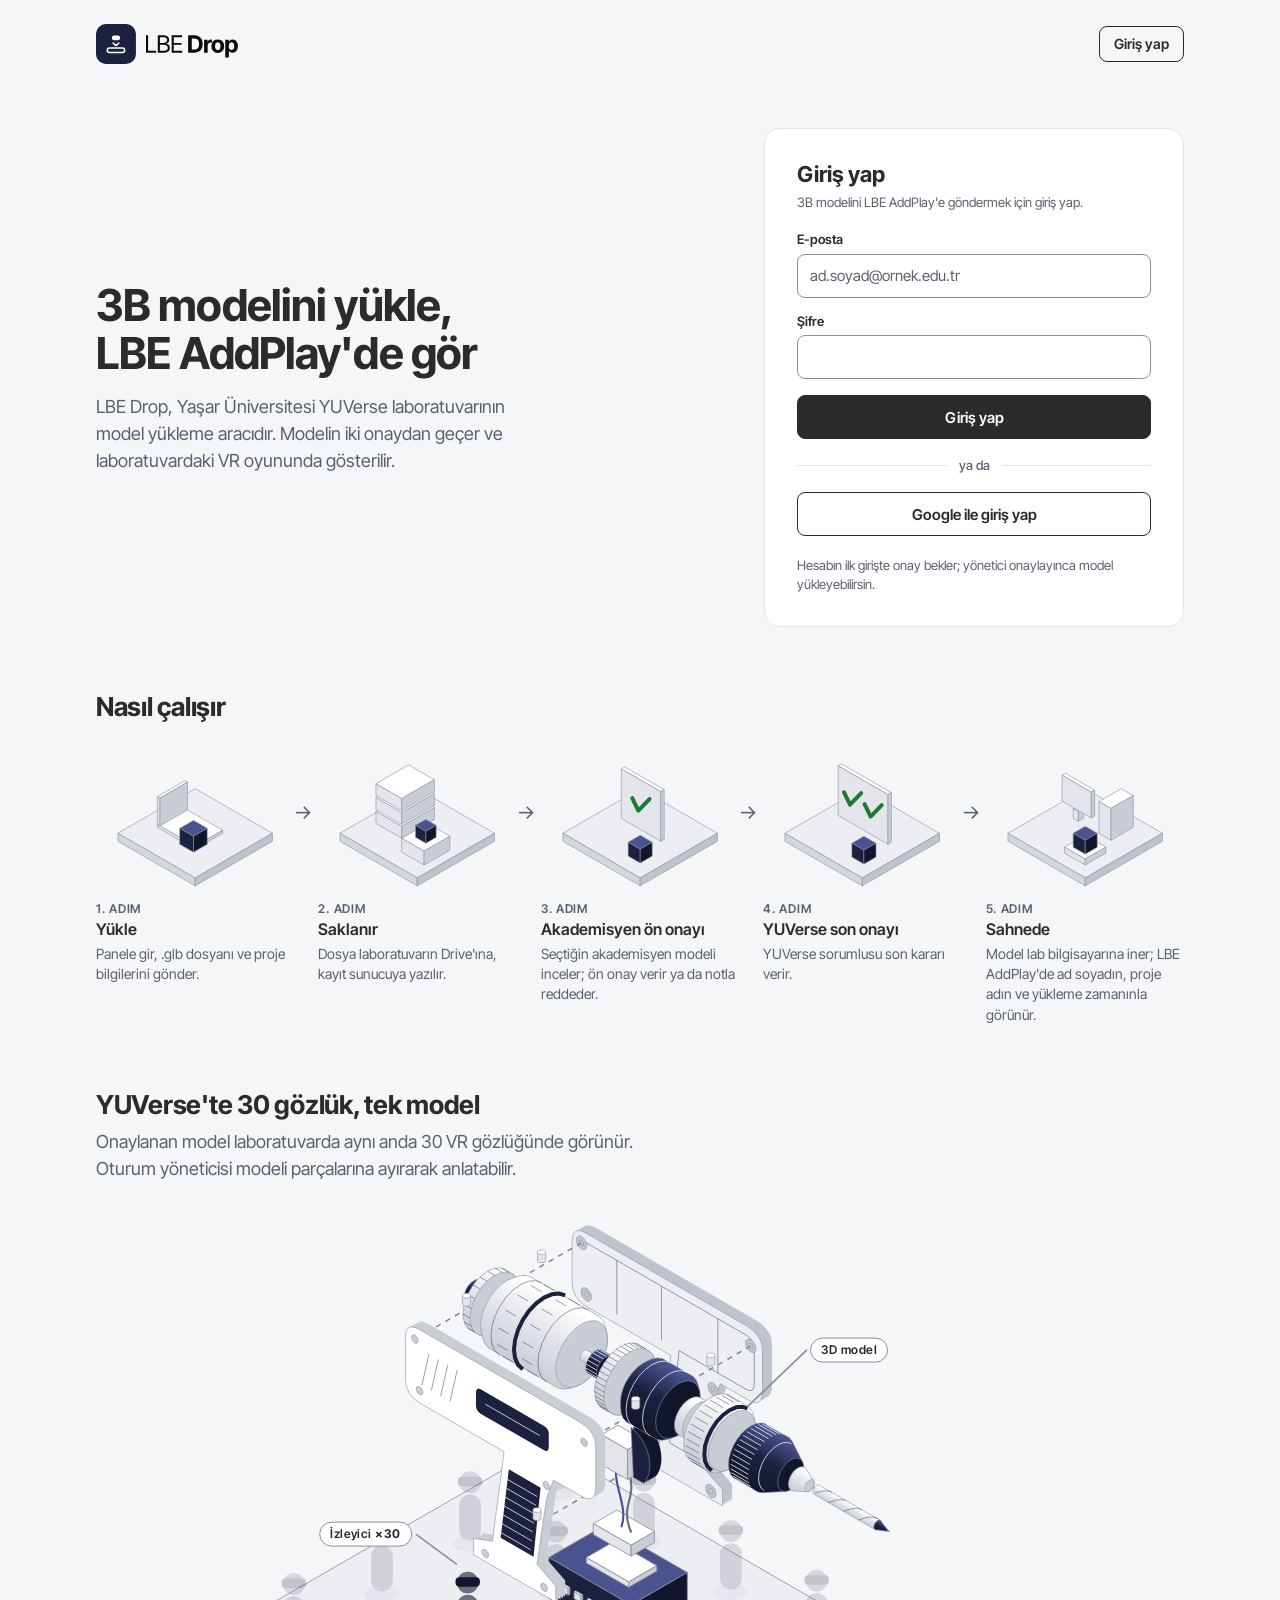
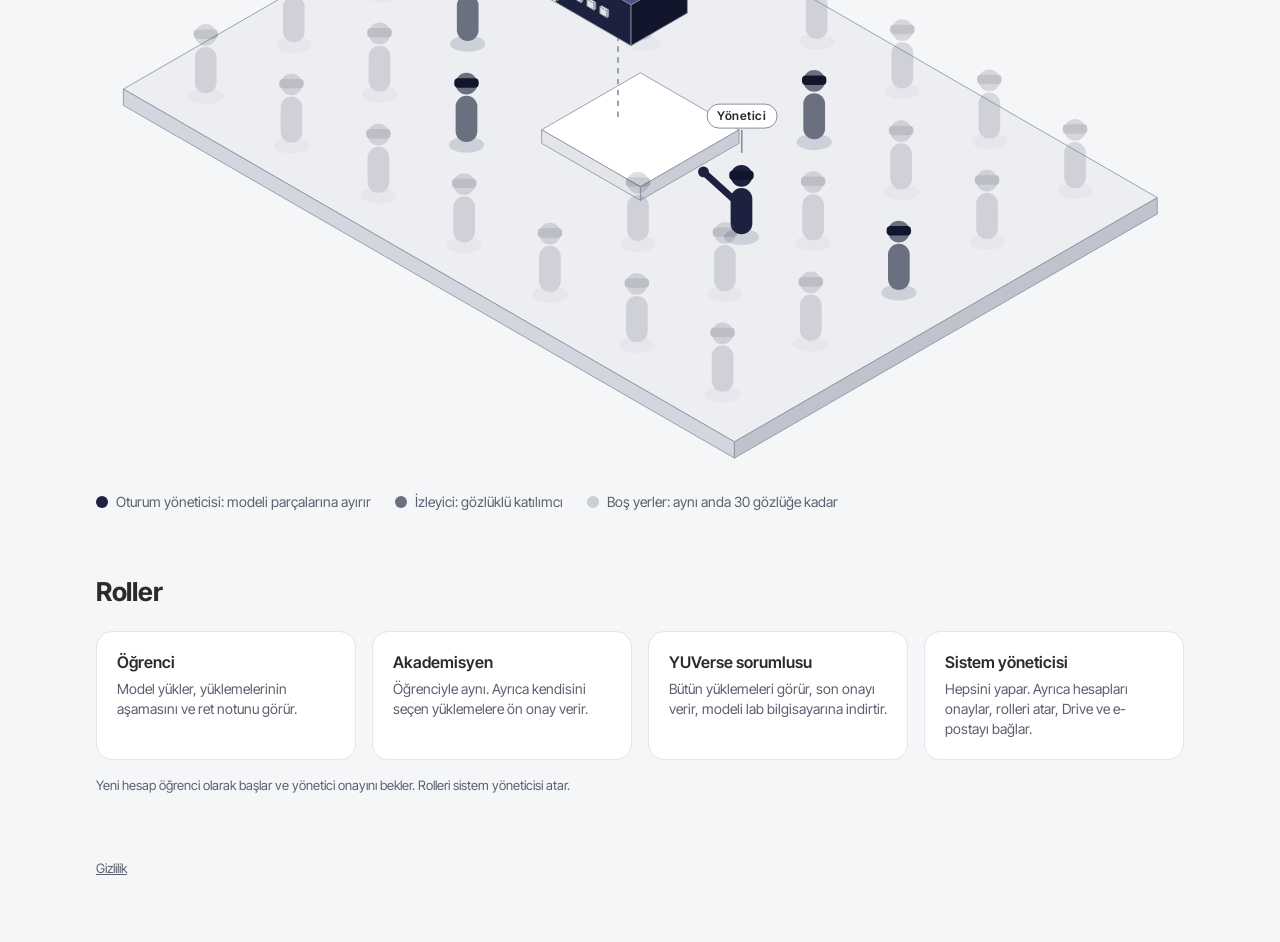
<file: index.html>
<!doctype html>
<html lang="tr">
<head>
<meta charset="utf-8">
<meta name="viewport" content="width=device-width, initial-scale=1">
<meta name="referrer" content="no-referrer">
<title>LBE Drop</title>
<link rel="icon" href="marka/favicon.svg" type="image/svg+xml">
<link rel="alternate icon" href="marka/favicon.ico">
<link rel="apple-touch-icon" href="marka/apple-touch-icon.png">
<link rel="stylesheet" href="marka/tokens/tokens.css">
<link rel="stylesheet" href="marka/tokens/bilesenler.css">
<link rel="stylesheet" href="panel.css">
<script>
  // Koyu görünüm cihaz ayarını izler; renkler marka/tokens/tokens.css içindedir.
  (function () {
    var m = window.matchMedia("(prefers-color-scheme: dark)");
    var uygula = function () { document.documentElement.toggleAttribute("data-theme", false); if (m.matches) document.documentElement.setAttribute("data-theme", "dark"); };
    uygula(); m.addEventListener("change", uygula);
  })();
</script>
</head>
<body class="drop">
<div id="kok"><p class="yukleniyor">Yükleniyor…</p></div>
<dialog id="soru" class="kutu" aria-labelledby="soru-baslik">
  <h2 id="soru-baslik"></h2>
  <p class="yardim" id="soru-metin"></p>
  <div class="dugmeler"><button type="button" class="btn" id="soru-hayir">Vazgeç</button><button type="button" class="btn btn-red" id="soru-evet"></button></div>
</dialog>
<dialog id="onizleme" class="kutu genis" aria-labelledby="onizleme-baslik">
  <div class="baslik-satiri"><h2 id="onizleme-baslik"></h2><button type="button" class="btn btn-kucuk" id="onizleme-kapat">Kapat</button></div>
  <div id="onizleme-govde" class="izleyici-kutu"></div>
</dialog>
<noscript><p style="padding:24px">LBE Drop için JavaScript açık olmalı.</p></noscript>
<script src="ayar.js"></script>
<script src="app.js"></script>
</body>
</html>
</file>
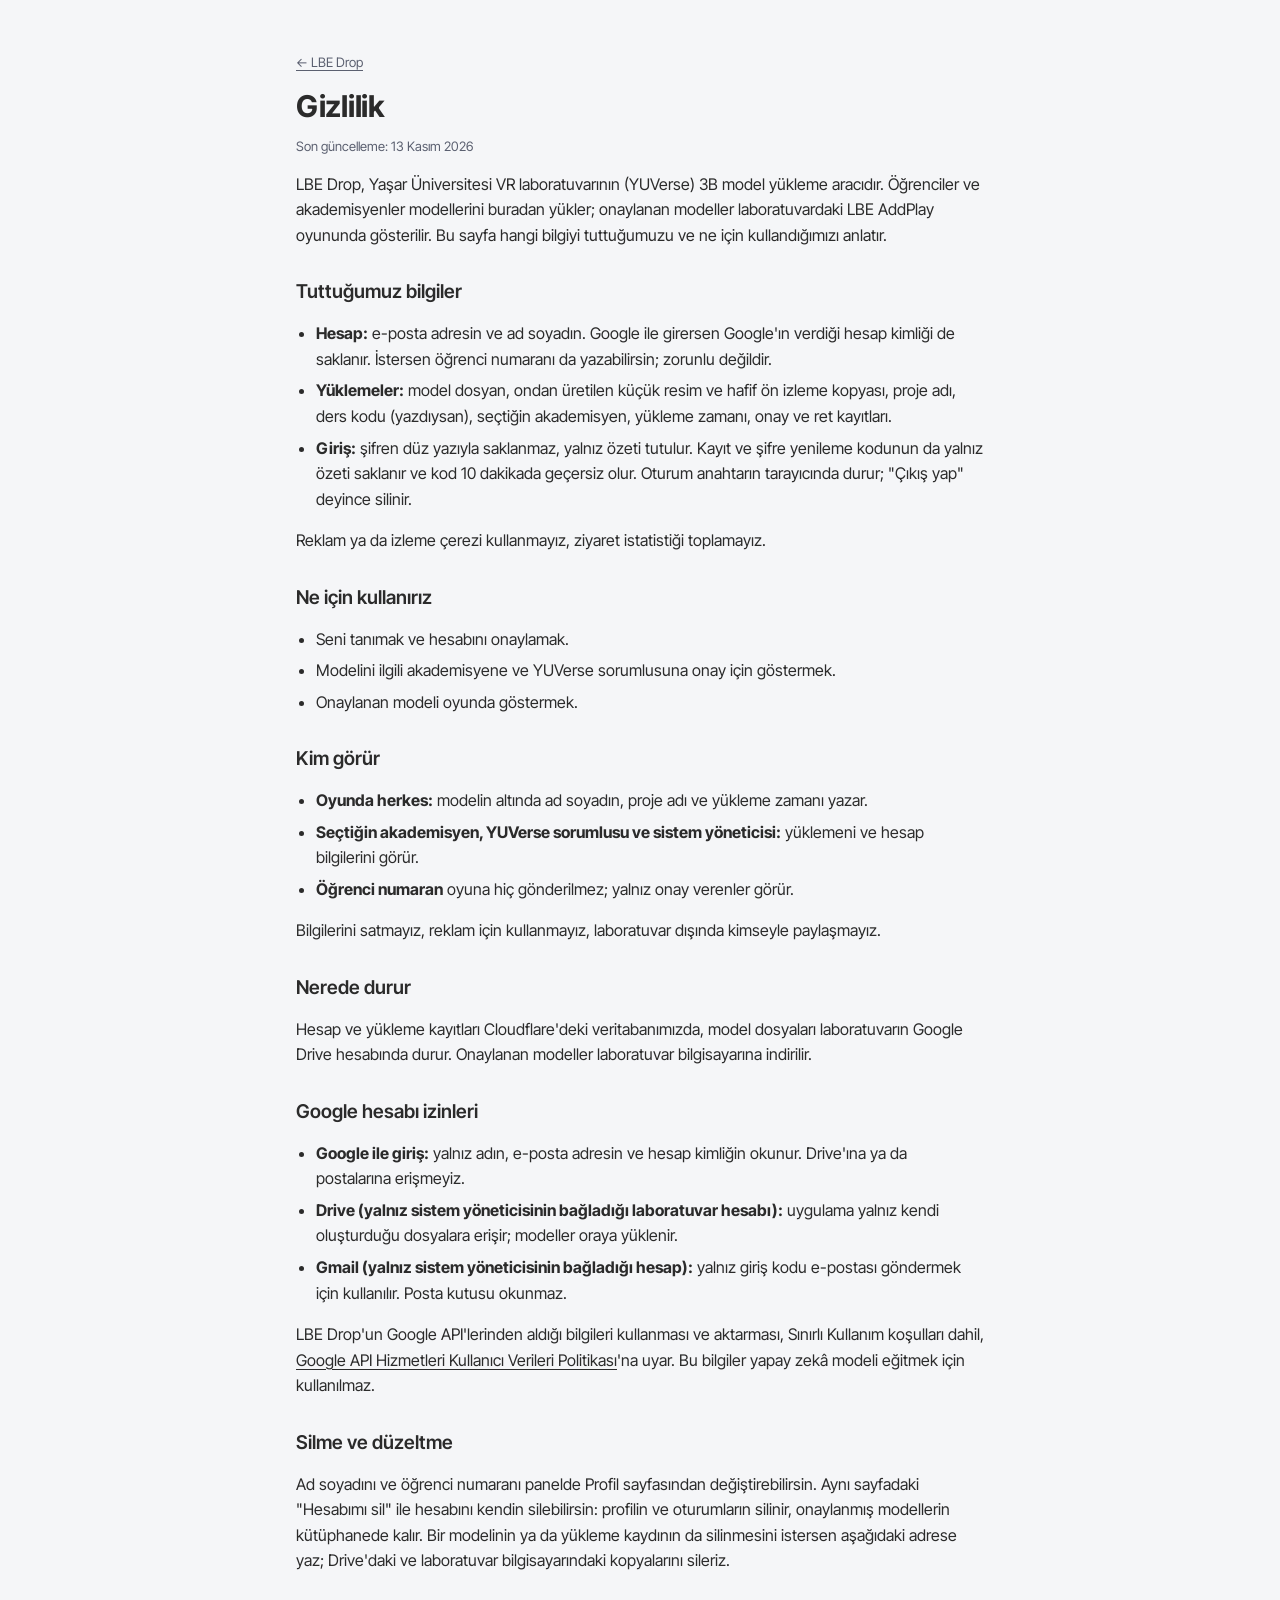
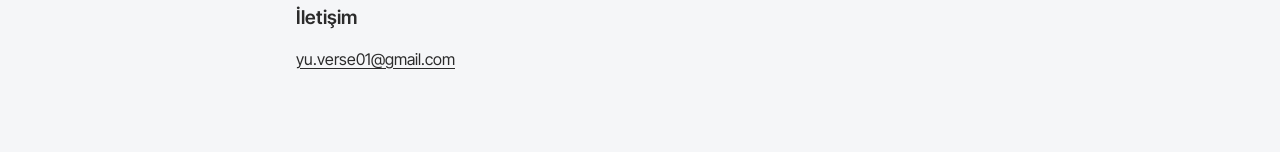
<file: gizlilik.html>
<!doctype html>
<html lang="tr">
<head>
<meta charset="utf-8">
<meta name="viewport" content="width=device-width, initial-scale=1">
<meta name="referrer" content="no-referrer">
<title>Gizlilik · LBE Drop</title>
<link rel="icon" href="marka/favicon.svg" type="image/svg+xml">
<link rel="alternate icon" href="marka/favicon.ico">
<link rel="stylesheet" href="marka/tokens/tokens.css">
<link rel="stylesheet" href="marka/tokens/bilesenler.css">
<link rel="stylesheet" href="panel.css">
<script>
  (function () {
    var m = window.matchMedia("(prefers-color-scheme: dark)");
    var uygula = function () { document.documentElement.toggleAttribute("data-theme", false); if (m.matches) document.documentElement.setAttribute("data-theme", "dark"); };
    uygula(); m.addEventListener("change", uygula);
  })();
</script>
</head>
<body class="drop">
<main class="metin-sayfa">
  <p class="yardim"><a href="./">← LBE Drop</a></p>
  <h1>Gizlilik</h1>
  <p class="yardim">Son güncelleme: 13 Kasım 2026</p>

  <p>LBE Drop, Yaşar Üniversitesi VR laboratuvarının (YUVerse) 3B model yükleme aracıdır. Öğrenciler ve akademisyenler modellerini buradan yükler; onaylanan modeller laboratuvardaki LBE AddPlay oyununda gösterilir. Bu sayfa hangi bilgiyi tuttuğumuzu ve ne için kullandığımızı anlatır.</p>

  <h2>Tuttuğumuz bilgiler</h2>
  <ul>
    <li><strong>Hesap:</strong> e-posta adresin ve ad soyadın. Google ile girersen Google'ın verdiği hesap kimliği de saklanır. İstersen öğrenci numaranı da yazabilirsin; zorunlu değildir.</li>
    <li><strong>Yüklemeler:</strong> model dosyan, ondan üretilen küçük resim ve hafif ön izleme kopyası, proje adı, ders kodu (yazdıysan), seçtiğin akademisyen, yükleme zamanı, onay ve ret kayıtları.</li>
    <li><strong>Giriş:</strong> şifren düz yazıyla saklanmaz, yalnız özeti tutulur. Kayıt ve şifre yenileme kodunun da yalnız özeti saklanır ve kod 10 dakikada geçersiz olur. Oturum anahtarın tarayıcında durur; "Çıkış yap" deyince silinir.</li>
  </ul>
  <p>Reklam ya da izleme çerezi kullanmayız, ziyaret istatistiği toplamayız.</p>

  <h2>Ne için kullanırız</h2>
  <ul>
    <li>Seni tanımak ve hesabını onaylamak.</li>
    <li>Modelini ilgili akademisyene ve YUVerse sorumlusuna onay için göstermek.</li>
    <li>Onaylanan modeli oyunda göstermek.</li>
  </ul>

  <h2>Kim görür</h2>
  <ul>
    <li><strong>Oyunda herkes:</strong> modelin altında ad soyadın, proje adı ve yükleme zamanı yazar.</li>
    <li><strong>Seçtiğin akademisyen, YUVerse sorumlusu ve sistem yöneticisi:</strong> yüklemeni ve hesap bilgilerini görür.</li>
    <li><strong>Öğrenci numaran</strong> oyuna hiç gönderilmez; yalnız onay verenler görür.</li>
  </ul>
  <p>Bilgilerini satmayız, reklam için kullanmayız, laboratuvar dışında kimseyle paylaşmayız.</p>

  <h2>Nerede durur</h2>
  <p>Hesap ve yükleme kayıtları Cloudflare'deki veritabanımızda, model dosyaları laboratuvarın Google Drive hesabında durur. Onaylanan modeller laboratuvar bilgisayarına indirilir.</p>

  <h2>Google hesabı izinleri</h2>
  <ul>
    <li><strong>Google ile giriş:</strong> yalnız adın, e-posta adresin ve hesap kimliğin okunur. Drive'ına ya da postalarına erişmeyiz.</li>
    <li><strong>Drive (yalnız sistem yöneticisinin bağladığı laboratuvar hesabı):</strong> uygulama yalnız kendi oluşturduğu dosyalara erişir; modeller oraya yüklenir.</li>
    <li><strong>Gmail (yalnız sistem yöneticisinin bağladığı hesap):</strong> yalnız giriş kodu e-postası göndermek için kullanılır. Posta kutusu okunmaz.</li>
  </ul>
  <p>LBE Drop'un Google API'lerinden aldığı bilgileri kullanması ve aktarması, Sınırlı Kullanım koşulları dahil, <a href="https://developers.google.com/terms/api-services-user-data-policy" rel="noopener">Google API Hizmetleri Kullanıcı Verileri Politikası</a>'na uyar. Bu bilgiler yapay zekâ modeli eğitmek için kullanılmaz.</p>

  <h2>Silme ve düzeltme</h2>
  <p>Ad soyadını ve öğrenci numaranı panelde Profil sayfasından değiştirebilirsin. Aynı sayfadaki "Hesabımı sil" ile hesabını kendin silebilirsin: profilin ve oturumların silinir, onaylanmış modellerin kütüphanede kalır. Bir modelinin ya da yükleme kaydının da silinmesini istersen aşağıdaki adrese yaz; Drive'daki ve laboratuvar bilgisayarındaki kopyalarını sileriz.</p>

  <h2>İletişim</h2>
  <p><a href="mailto:yu.verse01@gmail.com">yu.verse01@gmail.com</a></p>
</main>
</body>
</html>
</file>
<file: marka/tokens/tokens.css>
/* LBE Drop — tasarım değişkenleri · öneri v1 (Kasım 2026)
   Yazılım: tek yazı ailesi Inter Tight; ürüne özel vurgu rengi yok. Karo rengi Uzay lacivert.
   Durum renkleri yalnız rozet ve bildirimde, her zaman sözcük ve simgeyle.
   Tema: açık (varsayılan). Koyu için <html data-theme="dark">. */

@font-face{font-family:"Inter Tight";src:url("../fonts/InterTight-Variable.woff2") format("woff2");font-weight:100 900;font-style:normal;font-display:swap}

:root{
  --karo:#1C2140;           /* ikon karosu (Uzay). Metin değil; üzerinde beyaz 15,7:1 */
  --bg:#FFFFFF;             /* kart, form, tablo zemini */
  --surface:#F5F6F8;        /* sayfa zemini */
  --surface-2:#EDEEF2;      /* üçüncü yüzey, avatar */
  --fg:#2B2B2B;             /* metin (beyazda 14,2:1) */
  --logo-metin:#0A0A0A;     /* logodaki "LBE Drop" yazısı */
  --muted:#5B6070;          /* ikincil metin (beyazda 6,3:1, surface'ta 5,8:1) */
  --line:#E3E5EA;           /* ayraç */
  --line-strong:#8A8F9C;    /* alan kenarı, bırakma alanı çerçevesi */
  --focus:#2B2B2B;
  --ok:#1B7A35; --ok-bg:#E6F4EA;       /* Onaylandı */
  --warn:#8A5300; --warn-bg:#FFF4D6;   /* Onay bekliyor */
  --bad:#B42318; --bad-bg:#FDECEA;     /* Reddedildi */
  --font:"Inter Tight",system-ui,-apple-system,"Segoe UI",sans-serif;
  --s-1:4px; --s-2:8px; --s-3:12px; --s-4:16px; --s-5:24px; --s-6:32px; --s-7:48px; --s-8:64px;
  --r-sm:6px; --r-md:8px; --r-lg:16px; --r-full:999px;
  --h-girdi:44px;
}
[data-theme="dark"]{
  --bg:#0F0F0F; --surface:#000000; --surface-2:#1A1A1A; --fg:#F5F5F5; --logo-metin:#F5F5F5; --muted:#A1A1A1;
  --line:#262626; --line-strong:#6E6E6E; --focus:#F5F5F5;
  --ok:#4ADE80; --ok-bg:#0D2615; --warn:#FDBA74; --warn-bg:#2A1A06; --bad:#FF7A6E; --bad-bg:#2C0F0C;
}
</file>
<file: marka/tokens/bilesenler.css>
/* LBE Drop — bileşenler · öneri v1. Önce tokens.css yüklenir. Kök: <body class="drop">. */
.drop{margin:0;background:var(--surface);color:var(--fg);font:400 15px/1.5 var(--font);-webkit-font-smoothing:antialiased}
.drop :focus-visible{outline:2px solid var(--focus);outline-offset:2px}
:where(.drop) a{color:inherit}
/* Düğmeler: en az 44 px, köşe 8 */
.btn{display:inline-flex;align-items:center;justify-content:center;gap:var(--s-2);min-height:44px;padding:0 var(--s-5);border:1.5px solid var(--fg);border-radius:var(--r-md);background:transparent;color:var(--fg);font:600 15px/1 var(--font);text-decoration:none;cursor:pointer;white-space:nowrap;box-sizing:border-box}
.btn-birincil{background:var(--fg);color:var(--bg)}
.btn:hover{filter:brightness(.92)}
/* ---------- LBE Drop paneli (yazılım ailesi: Inter Tight, nötrler, durum renkleri sözcükle) ---------- */
.panel{font-family:var(--font);background:var(--surface);color:var(--fg);min-height:100%;display:grid;grid-template-columns:248px 1fr}
.panel *{box-sizing:border-box}
.yan{background:var(--bg);border-right:1px solid var(--line);padding:var(--s-5) var(--s-4);display:flex;flex-direction:column;gap:var(--s-5)}
.yan nav{display:flex;flex-direction:column;gap:2px}
.yan a{display:flex;align-items:center;gap:10px;min-height:40px;padding:0 12px;border-radius:var(--r-md);text-decoration:none;color:var(--fg);font:500 15px/1 var(--font)}
.yan a[aria-current="page"]{background:var(--surface);font-weight:700}
.yan a .sayi{margin-left:auto;font:600 12px/1 var(--font);background:var(--fg);color:var(--bg);border-radius:var(--r-full);padding:4px 7px}
.yan .rol-notu{margin-top:auto;font:400 12px/1.45 var(--font);color:var(--muted)}
.ust-bar{display:flex;align-items:center;justify-content:space-between;gap:var(--s-4);padding:var(--s-4) var(--s-6);border-bottom:1px solid var(--line);background:var(--bg)}
.kisi{display:flex;align-items:center;gap:10px;font:500 14px/1.2 var(--font)}
.kisi .avatar{width:32px;height:32px;border-radius:50%;background:var(--surface-2);display:grid;place-items:center;font:700 12px/1 var(--font)}
.rol{display:inline-block;font:600 11px/1 var(--font);letter-spacing:.06em;text-transform:uppercase;border:1.5px solid var(--fg);border-radius:var(--r-full);padding:4px 8px}
.icerik{padding:var(--s-6);display:grid;gap:var(--s-5);align-content:start}
.baslik-satiri{display:flex;align-items:end;justify-content:space-between;gap:var(--s-4)}
.panel h1{font:700 28px/1.15 var(--font);letter-spacing:-.01em;margin:0}
.panel h2{font:700 18px/1.2 var(--font);margin:0}
.panel p{margin:0}
.yardim{font:400 13px/1.45 var(--font);color:var(--muted)}
.kutu{background:var(--bg);border:1px solid var(--line);border-radius:var(--r-lg);padding:var(--s-5)}
.alan{display:grid;gap:6px;font:600 13px/1.2 var(--font)}
.girdi{height:44px;border:1.5px solid var(--line-strong);border-radius:var(--r-md);padding:0 12px;font:400 15px/1 var(--font);color:var(--fg);background:var(--bg);display:flex;align-items:center}
.girdi.cok{height:96px;align-items:flex-start;padding-top:12px}
.girdi .ipucu{color:var(--muted)}
.birak{border:2px dashed var(--line-strong);border-radius:var(--r-lg);min-height:220px;display:grid;place-items:center;text-align:center;gap:10px;padding:var(--s-5);background:var(--bg)}
.ilerleme{height:8px;border-radius:var(--r-full);background:var(--surface-2);overflow:hidden}
.ilerleme span{display:block;height:100%;background:var(--fg)}
.tablo{width:100%;border-collapse:collapse;font:400 14px/1.35 var(--font);background:var(--bg)}
.tablo th{font:600 12px/1 var(--font);text-transform:uppercase;letter-spacing:.06em;color:var(--muted);text-align:left;padding:12px 16px;border-bottom:1px solid var(--line)}
.tablo td{padding:14px 16px;border-bottom:1px solid var(--line);vertical-align:middle}
.kucuk-resim{width:56px;height:42px;border-radius:var(--r-sm);border:1.5px dashed var(--line-strong);display:grid;place-items:center;font:600 9px/1 var(--font);color:var(--muted)}
/* Durum rozeti: her zaman sözcük + simge */
.durum{display:inline-flex;align-items:center;gap:6px;font:600 13px/1 var(--font);border-radius:var(--r-full);padding:6px 10px 6px 8px;white-space:nowrap}
.durum svg{width:14px;height:14px;flex:none}
.durum.bekliyor{background:var(--warn-bg);color:var(--warn)}
.durum.onaylandi{background:var(--ok-bg);color:var(--ok)}
.durum.reddedildi{background:var(--bad-bg);color:var(--bad)}
.durum.taslak{background:var(--surface-2);color:var(--muted)}
.dugmeler{display:flex;gap:var(--s-2);flex-wrap:wrap}
.btn-kucuk{min-height:36px;padding:0 14px;font-size:14px}
.btn-red{border-color:var(--bad);color:var(--bad)}
.filtre{display:flex;gap:var(--s-2);flex-wrap:wrap}
.filtre span{font:500 13px/1 var(--font);border:1.5px solid var(--line);border-radius:var(--r-full);padding:8px 12px;background:var(--bg)}
.filtre span[aria-pressed="true"]{border-color:var(--fg);font-weight:700}
.kartlar{display:grid;grid-template-columns:repeat(auto-fill,minmax(220px,1fr));gap:var(--s-4)}
.model{background:var(--bg);border:1px solid var(--line);border-radius:var(--r-lg);overflow:hidden;display:grid}
.model .onizleme{aspect-ratio:4/3;display:grid;place-items:center;border-bottom:1px solid var(--line);background:var(--surface);font:600 12px/1 var(--font);color:var(--muted);letter-spacing:.06em}
.model .govde{padding:var(--s-4);display:grid;gap:8px}
.model b{font:700 15px/1.25 var(--font)}
.model .durum{justify-self:start}
.ust-bar .mobil-logo{display:none;height:32px}
.ek-not{border-left:0;background:var(--surface-2);border-radius:var(--r-md);padding:var(--s-4);font:400 13px/1.45 var(--font)}
@media (max-width:700px){
  .panel{grid-template-columns:1fr}
  .yan{display:none}
  .ust-bar{padding:var(--s-3) var(--s-4)}
  .ust-bar .mobil-logo{display:block}
  .ust-bar .yardim,.kisi .ad{display:none}
  .baslik-satiri .btn{white-space:nowrap;min-height:40px;padding:0 14px}
  .icerik{padding:var(--s-4)}
  .kartlar{grid-template-columns:1fr 1fr;gap:var(--s-3)}
}
</file>
<file: panel.css>
/* LBE Drop web paneli · ekler. Önce marka/tokens/tokens.css ve bilesenler.css yüklenir; burada yeni renk tanımlanmaz. */
*{box-sizing:border-box}
html,body{margin:0;min-height:100%}
html[data-theme="dark"]{color-scheme:dark}
html:not([data-theme="dark"]) .logo-koyu{display:none!important}
html[data-theme="dark"] .logo-acik{display:none!important}
button{font-family:inherit}
.btn:disabled,.btn[aria-disabled="true"]{opacity:.45;cursor:not-allowed}
.btn-tam{width:100%}
.sayisal{font-variant-numeric:tabular-nums}
.yukleniyor{padding:var(--s-7);text-align:center;color:var(--muted)}
.simge{width:16px;height:16px;flex:none}
[hidden]{display:none!important}

/* Gerçek form alanları (.girdi ile aynı görünüm) */
input.girdi,select.girdi{width:100%;display:block}
input.girdi::placeholder{color:var(--muted);opacity:1}
select.girdi{width:auto;height:36px;padding:0 8px;font:500 14px/1 var(--font)}
.girdi.hatali{border-color:var(--bad)}
.alan .ek{font:400 13px/1.45 var(--font);color:var(--muted)}
.alan-hata{display:flex;align-items:center;gap:6px;font:600 13px/1.3 var(--font);color:var(--bad)}
form{display:grid;gap:var(--s-4);margin:0}

/* Bildirim: durum rengi + simge + sözcük */
.bildirim{display:flex;gap:10px;align-items:flex-start;border-radius:var(--r-md);padding:12px 14px;font:500 14px/1.4 var(--font)}
.bildirim svg{margin-top:2px}
.bildirim.ok{background:var(--ok-bg);color:var(--ok)}
.bildirim.warn{background:var(--warn-bg);color:var(--warn)}
.bildirim.bad{background:var(--bad-bg);color:var(--bad)}
.bildirim.bilgi{background:var(--surface-2);color:var(--fg);font-weight:400}
.girdi.salt{display:flex;align-items:center;background:var(--surface-2);color:var(--muted)}

/* İdeal yükleme koşulları */
.kosullar h2{font:700 16px/1.25 var(--font);margin:0}
.kosullar dl{display:grid;grid-template-columns:auto minmax(0,1fr);gap:8px 16px;margin:0;font:400 14px/1.45 var(--font)}
.kosullar dt{font-weight:600}
.kosullar dd{margin:0;color:var(--muted)}

/* Kabuk */
.panel{min-height:100vh}
.panel .sutun{min-width:0;display:grid;grid-template-rows:auto 1fr}
.yan button.cikis{margin-top:var(--s-2)}
.avatar-b{width:44px;height:44px;border-radius:50%;background:var(--surface-2);display:grid;place-items:center;font:700 14px/1 var(--font);flex:none}
.avatar-b.kucuk{width:36px;height:36px;font-size:12px}
.kisi-satiri{display:grid;grid-template-columns:auto minmax(0,1fr) auto;gap:12px;align-items:center}
.kisi-satiri .yardim{display:block;overflow-wrap:anywhere}
.kisi-satiri b{font:700 15px/1.25 var(--font);display:block;overflow-wrap:anywhere}
.kutu{display:grid;gap:var(--s-4);align-content:start}
.kutu.tablolu{padding:0;overflow:auto}
.tablo tr:last-child td{border-bottom:0}
.iki-sutun{display:grid;grid-template-columns:minmax(0,1.2fr) minmax(0,1fr);gap:var(--s-5);align-items:start}
.dar{max-width:560px}

/* Dosya bırakma alanı */
.birak{cursor:pointer;min-height:240px}
.birak.ustunde{border-color:var(--fg);background:var(--surface-2)}
.birak.hatali{border-color:var(--bad)}
.birak .ic{display:grid;gap:10px;justify-items:center}
.birak img{width:56px;height:56px}
.birak b{font:700 18px/1.2 var(--font)}
.dosya{display:grid;grid-template-columns:44px 1fr auto;gap:12px;align-items:center}
.dosya .kucuk-resim{width:44px;height:44px}
.dosya b{font:600 14px/1.25 var(--font);display:block;overflow-wrap:anywhere}
.ilerleme-ust{display:flex;justify-content:space-between;gap:8px;font:600 14px/1.2 var(--font)}

/* Yüklemelerim */
.yukleme{display:grid;grid-template-columns:minmax(0,1fr) auto;gap:var(--s-4);align-items:start;padding:var(--s-4) 0;border-bottom:1px solid var(--line)}
.yk-govde{display:grid;gap:8px;min-width:0}
.yk-govde .ust>*{min-width:0;max-width:100%;white-space:normal}
.yk-resim{width:132px;height:99px;padding:0;border:1px solid var(--line);border-radius:var(--r-md);background:var(--surface-2);color:var(--muted);font:600 11px/1 var(--font);display:grid;place-items:center;overflow:hidden;cursor:pointer}
.yk-resim:hover{border-color:var(--line-strong)}
.yk-resim img{width:100%;height:100%;object-fit:contain;display:block}
@media (max-width:700px){.yukleme{gap:var(--s-3)}.yk-resim{width:92px;height:69px}}
.yukleme:first-child{padding-top:0}
.yukleme:last-child{border-bottom:0;padding-bottom:0}
.yukleme .ust{display:flex;flex-wrap:wrap;justify-content:space-between;gap:6px 12px;align-items:flex-start}
.yukleme b{font:700 15px/1.25 var(--font);overflow-wrap:anywhere}
.yukleme .dugmeler{margin-top:4px}
.ret-form{margin-top:8px;gap:var(--s-2)}
.bolum-baslik{font:700 16px/1.25 var(--font);margin:var(--s-5) 0 var(--s-2);display:flex;gap:8px;align-items:baseline}
.bolum-baslik:first-child{margin-top:0}
.dar-genis{max-width:720px}
select.girdi.tam{width:100%;height:44px;font-size:15px}

/* Giriş ve bekleme ekranları */
.orta{min-height:100vh;display:grid;grid-template-columns:minmax(0,1fr);place-items:center;padding:var(--s-4)}
.orta .kutu{width:100%;max-width:420px;gap:20px;padding:40px}
.orta h1{font:700 26px/1.2 var(--font);letter-spacing:-.01em;margin:0}
.orta .logo{height:48px;justify-self:start}
.baglantilar{display:flex;flex-wrap:wrap;justify-content:space-between;gap:var(--s-2) var(--s-4)}
.baglanti{padding:0;border:0;background:none;color:var(--fg);font:500 14px/1.4 var(--font);text-decoration:underline;text-underline-offset:3px;cursor:pointer}
.baglanti:focus-visible{outline:2px solid var(--focus);outline-offset:2px;border-radius:2px}
.ya-da{display:flex;align-items:center;gap:12px;color:var(--muted);font:500 13px/1 var(--font)}
.ya-da::before,.ya-da::after{content:"";flex:1;height:1px;background:var(--line)}
input.kod-girdi{font:600 22px/1 var(--font);letter-spacing:.3em;text-align:center}

/* Tanıtım ana sayfası (giriş yapmamış ziyaretçi) */
.drop{--iz-z1:#EDEEF2;--iz-z2:#D3D6DE;--iz-z3:#BFC3CD;--iz-n1:#FFFFFF;--iz-n2:#E3E5EA;--iz-n3:#C9CDD6;--iz-a1:#4A5390;--iz-a2:#1C2140;--iz-a3:#12162C;--iz-cizgi:#8A8F9C;--iz-kisi:#6B7080;--iz-goz:#12162C}
[data-theme="dark"] .drop{--iz-z1:#2A2A2A;--iz-z2:#1C1C1C;--iz-z3:#141414;--iz-n1:#5A5A5A;--iz-n2:#404040;--iz-n3:#2E2E2E;--iz-a1:#8C96D6;--iz-a2:#5A64A8;--iz-a3:#3E4680;--iz-cizgi:#6E6E6E;--iz-kisi:#B5B5B5;--iz-goz:#0F0F0F}
.tanitim{max-width:1120px;margin:0 auto;padding:var(--s-5) var(--s-4) var(--s-8);display:grid;grid-template-columns:minmax(0,1fr);gap:var(--s-8)}
.tn-ust{display:flex;justify-content:space-between;align-items:center;gap:var(--s-4)}
.tn-ust .logo{height:40px}
.logo-bag{display:inline-flex;align-items:center;align-self:flex-start;text-decoration:none;border-radius:var(--r-sm)}
.logo-bag img{display:block}
.orta .logo-bag{justify-self:start}
.tn-kahraman{display:grid;grid-template-columns:minmax(0,1fr) minmax(0,420px);gap:var(--s-7);align-items:center}
.tn-kahraman h1{font:700 44px/1.1 var(--font);letter-spacing:-.02em;margin:0 0 var(--s-4);text-wrap:balance}
.tn-alt{font:400 18px/1.5 var(--font);color:var(--muted);margin:0;max-width:46ch}
.tn-kahraman .kutu{gap:20px;padding:32px;scroll-margin-top:var(--s-4)}
.tn-kahraman .kutu h2{font:700 22px/1.2 var(--font);margin:0}
.tn-baslik{font:700 26px/1.2 var(--font);letter-spacing:-.01em;margin:0 0 var(--s-5)}
.tn-adimlar{list-style:none;margin:0;padding:0;display:grid;grid-template-columns:repeat(5,minmax(0,1fr));gap:var(--s-5)}
.tn-adimlar li{position:relative;display:grid;gap:var(--s-2);align-content:start}
.tn-adimlar li:not(:last-child)::after{content:"→";position:absolute;right:-18px;top:56px;color:var(--muted);font:400 20px/1 var(--font)}
.tn-adimlar div{display:grid;gap:4px}
.tn-no{font:600 12px/1 var(--font);letter-spacing:.06em;color:var(--muted)}
.tn-adimlar b{font:600 16px/1.3 var(--font)}
.tn-adimlar p,.tn-roller p{margin:0;color:var(--muted);font:400 14px/1.45 var(--font)}
.tn-roller{display:grid;grid-template-columns:repeat(4,minmax(0,1fr));gap:var(--s-4)}
.tn-roller .kutu{gap:6px;padding:20px}
.tn-roller b{font:600 16px/1.3 var(--font)}
.izo{display:block;width:100%;max-width:220px;height:auto}
.izo polygon,.iz-s{stroke:var(--iz-cizgi);stroke-width:.6;stroke-linejoin:round}
.iz-z1{fill:var(--iz-z1)}.iz-z2{fill:var(--iz-z2)}.iz-z3{fill:var(--iz-z3)}
.iz-n1{fill:var(--iz-n1)}.iz-n2{fill:var(--iz-n2)}.iz-n3{fill:var(--iz-n3)}
.iz-a1{fill:var(--iz-a1)}.iz-a2{fill:var(--iz-a2)}.iz-a3{fill:var(--iz-a3)}
.izo-buyuk{max-width:none}
.tn-sahne .tn-baslik{margin-bottom:var(--s-2)}
.tn-sahne .tn-alt{max-width:60ch;margin-bottom:var(--s-4)}
.tn-cizim{position:relative}
.iz-s,.iz-oluk,.iz-acik,.iz-bant,.iz-vida,.iz-kablo{vector-effect:non-scaling-stroke}
.iz-oluk{fill:none;stroke:var(--iz-a3);stroke-width:.8;opacity:.5}
.iz-acik{fill:none;stroke:var(--iz-n1);stroke-width:1;opacity:.75}
.iz-bant{fill:none;stroke:var(--iz-a2);stroke-width:4}
.iz-vida{fill:var(--iz-n3);stroke:var(--iz-cizgi);stroke-width:.6}
.iz-kablo{fill:none;stroke:var(--iz-a1);stroke-width:2.2;stroke-linecap:round}
.iz-kablo.k2{stroke:var(--iz-kisi)}
.st-n1{stop-color:var(--iz-n1)}.st-n2{stop-color:var(--iz-n2)}.st-n3{stop-color:var(--iz-n3)}
.st-a1{stop-color:var(--iz-a1)}.st-a2{stop-color:var(--iz-a2)}.st-a3{stop-color:var(--iz-a3)}
.tn-etiket{position:absolute;transform:translate(4px,-50%);padding:3px 10px;border:1px solid var(--iz-cizgi);border-radius:var(--r-full);background:var(--bg);color:var(--fg);font:600 12px/1.4 var(--font);letter-spacing:.04em;white-space:nowrap}
.tn-etiket.ustte{transform:translate(-50%,-50%)}
.tn-etiket.sola{transform:translate(calc(-100% - 4px),-50%)}
.iz-etiket-cizgi{fill:none;stroke:var(--iz-cizgi);stroke-width:1.2}
.iz-kilavuz{fill:none;stroke:var(--iz-cizgi);stroke-width:1.2;stroke-dasharray:4 4}
.iz-golge{fill:var(--iz-z3);opacity:.7}
.iz-beden{fill:var(--iz-kisi)}
.iz-gozluk{fill:var(--iz-goz)}
.iz-kisi.hoca .iz-beden{fill:var(--iz-a2)}
.iz-kol{fill:none;stroke:var(--iz-a2);stroke-width:5;stroke-linecap:round}
.iz-kisi.bos{opacity:.22}
.tn-anahtar{list-style:none;margin:var(--s-4) 0 0;padding:0;display:flex;flex-wrap:wrap;gap:var(--s-2) var(--s-5);color:var(--muted);font:400 14px/1.4 var(--font)}
.tn-anahtar li{display:flex;align-items:center;gap:var(--s-2)}
.tn-anahtar i{width:12px;height:12px;border-radius:50%;background:var(--iz-kisi);flex:none}
.tn-anahtar .an-hoca{background:var(--iz-a2)}
.tn-anahtar .an-bos{opacity:.3}
.iz-ok{fill:none;stroke:var(--ok);stroke-width:4;stroke-linecap:round;stroke-linejoin:round}
@media (max-width:900px){
  .tanitim{gap:var(--s-7)}
  .tn-kahraman{grid-template-columns:minmax(0,1fr);gap:var(--s-5)}
  .tn-kahraman h1{font-size:32px}
  .tn-kahraman .kutu{padding:var(--s-5)}
  .tn-adimlar{grid-template-columns:minmax(0,1fr);gap:var(--s-4)}
  .tn-adimlar li{grid-template-columns:120px minmax(0,1fr);gap:var(--s-4);align-items:center}
  .tn-adimlar li::after{display:none}
  .tn-roller{grid-template-columns:repeat(2,minmax(0,1fr))}
  .tn-etiket{font-size:10px;padding:1px 7px}
}
@media (max-width:560px){.tn-roller{grid-template-columns:minmax(0,1fr)}}

/* Düz metin sayfası (gizlilik) */
.metin-sayfa{max-width:720px;margin:0 auto;padding:40px var(--s-4) 64px;font:400 16px/1.6 var(--font);color:var(--fg)}
.metin-sayfa h1{font:700 30px/1.2 var(--font);letter-spacing:-.01em;margin:16px 0 4px}
.metin-sayfa h2{font:600 19px/1.3 var(--font);margin:32px 0 8px}
.metin-sayfa ul{padding-left:20px;display:grid;gap:6px}
.metin-sayfa a{color:inherit;text-decoration:underline;text-underline-offset:3px}

/* Onay diyaloğu */
dialog.kutu{width:440px;max-width:calc(100vw - 32px);color:var(--fg);border:1px solid var(--line-strong)}
dialog.kutu:not([open]){display:none}
dialog.kutu::backdrop{background:rgba(0,0,0,.5)}
dialog.kutu h2{font:700 20px/1.2 var(--font);margin:0}
dialog.kutu p{margin:0}
dialog.kutu .dugmeler{justify-content:flex-end}

/* Bölümler */
.bolum-liste{display:grid;gap:var(--s-3)}
.bolum-duzen{display:flex;gap:var(--s-2);align-items:flex-end;flex-wrap:wrap}
.bolum-duzen .alan{flex:1 1 220px;margin:0}
.bolum-tasi{display:flex;gap:var(--s-2);align-items:center;flex-wrap:wrap}
.bolum-tasi .girdi{flex:0 1 240px;min-width:0}
.bolum-suz{max-width:340px;margin-bottom:var(--s-4)}

/* 3B ön izleme */
.izleyici-kutu{display:grid;gap:var(--s-2)}
.izleyici-kutu:empty{display:none}
.izleyici-kutu p{margin:0}
.izleyici{display:block;width:100%;height:320px;background:var(--surface-2);border-radius:var(--r-md);--poster-color:transparent}
dialog.kutu.genis{width:900px}
dialog.kutu.genis .baslik-satiri{display:flex;justify-content:space-between;align-items:center;gap:var(--s-4)}
dialog.kutu.genis .izleyici{height:min(60vh,560px)}

/* Telefon: kenar menü yerine alt sekmeler */
.alt-sekme{display:none}
@media (max-width:700px){
  .panel{padding-bottom:64px}
  .iki-sutun{grid-template-columns:1fr}
  .orta .kutu{padding:var(--s-5)}
  .ust-bar .rol{display:none}
  .baslik-satiri{flex-wrap:wrap}
  .alt-sekme{position:fixed;left:0;right:0;bottom:0;display:flex;background:var(--bg);border-top:1px solid var(--line);z-index:5}
  .alt-sekme a{flex:1 1 0;min-width:0;white-space:nowrap;display:grid;justify-items:center;gap:4px;padding:10px 0 12px;text-decoration:none;color:var(--muted);font:500 12px/1 var(--font)}
  .alt-sekme a svg{width:22px;height:22px}
  .alt-sekme a[aria-current="page"]{color:var(--fg);font-weight:700}
  .tablo th:nth-child(3),.tablo td:nth-child(3),.tablo th:nth-child(4),.tablo td:nth-child(4){display:none}
}
</file>
